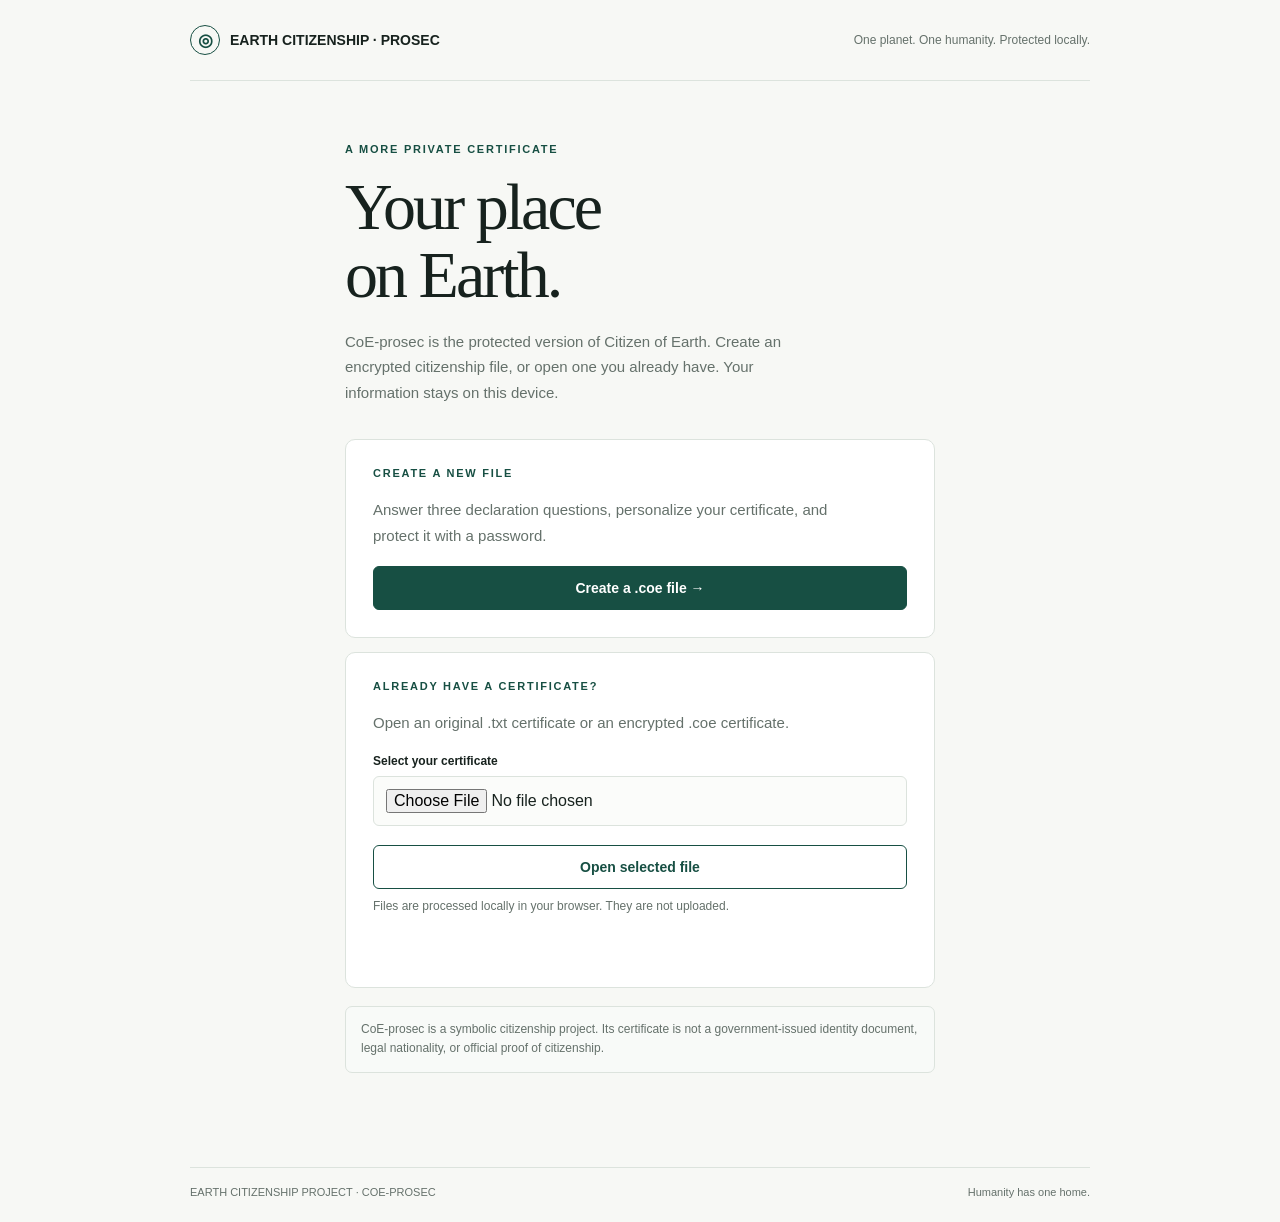
<file: index.html>
<!DOCTYPE html>
<html lang="en">
<head>
<meta charset="UTF-8">
<meta name="viewport" content="width=device-width, initial-scale=1">
<meta name="theme-color" content="#174f43">
<title>CoE-prosec | Citizen of Earth</title>
<style>
:root {
  --primary:#174f43;
  --secondary:#e8eee9;
  --bg:#f7f8f5;
  --ink:#17221e;
  --muted:#65716b;
  --line:#dce3dd;
  --serif:Georgia,"Times New Roman",serif;
  --sans:-apple-system,BlinkMacSystemFont,"Segoe UI",sans-serif;
}

* { box-sizing:border-box; }

body {
  margin:0;
  background:var(--bg);
  color:var(--ink);
  font-family:var(--sans);
}

#app {
  min-height:100vh;
  display:flex;
  flex-direction:column;
}

header,footer {
  width:min(100% - 48px,900px);
  margin:0 auto;
}

header {
  padding:25px 0;
  display:flex;
  align-items:center;
  justify-content:space-between;
  border-bottom:1px solid var(--line);
}

.brand {
  display:flex;
  align-items:center;
  gap:10px;
  font-size:14px;
  font-weight:700;
}

.brand-mark {
  width:30px;
  height:30px;
  border:1.5px solid var(--primary);
  border-radius:50%;
  display:grid;
  place-items:center;
  color:var(--primary);
  font-size:17px;
}

.header-note {
  font-size:12px;
  color:var(--muted);
}

main {
  width:min(100% - 40px,590px);
  margin:auto;
  padding:62px 0 76px;
  flex:1;
}

.eyebrow {
  color:var(--primary);
  font-size:11px;
  letter-spacing:.16em;
  text-transform:uppercase;
  font-weight:700;
  margin:0 0 18px;
}

h1 {
  font:500 clamp(42px,8vw,66px)/1.03 var(--serif);
  letter-spacing:-.045em;
  margin:0;
}

h2 {
  font:500 29px/1.2 var(--serif);
  margin:0 0 24px;
}

.intro {
  color:var(--muted);
  font-size:15px;
  line-height:1.7;
  max-width:460px;
  margin:20px 0 34px;
}

button {
  font:inherit;
  cursor:pointer;
  border-radius:6px;
  padding:13px 20px;
  border:1px solid var(--primary);
  font-size:14px;
  font-weight:650;
}

button:focus-visible,
input:focus-visible,
textarea:focus-visible {
  outline:3px solid #9bbeb0;
  outline-offset:3px;
}

button.primary {
  background:var(--primary);
  color:white;
}

button.secondary {
  background:transparent;
  color:var(--primary);
}

button:disabled {
  opacity:.55;
  cursor:wait;
}

.wide { width:100%; }
.hidden { display:none!important; }

.card {
  border:1px solid var(--line);
  border-radius:10px;
  padding:27px;
  background:white;
}

.progress {
  display:flex;
  gap:7px;
  margin:0 0 27px;
}

.progress span {
  height:3px;
  flex:1;
  background:var(--line);
  border-radius:4px;
}

.progress span.active {
  background:var(--primary);
}

.step {
  font-size:12px;
  color:var(--muted);
  margin:0 0 14px;
}

.actions {
  display:flex;
  gap:10px;
}

.actions button:first-child { flex:1; }

.field {
  display:block;
  text-align:left;
  margin:0 0 19px;
}

.field span {
  display:block;
  font-size:12px;
  font-weight:650;
  margin:0 0 8px;
}

.field input,
.field textarea {
  width:100%;
  border:1px solid var(--line);
  border-radius:6px;
  padding:12px;
  font:inherit;
  color:var(--ink);
  background:#fbfcfa;
}

.field textarea {
  min-height:105px;
  resize:vertical;
}

.hint {
  font-size:12px;
  color:var(--muted);
  line-height:1.6;
  margin:8px 0 0;
}

.notice {
  padding:13px 15px;
  border:1px solid var(--line);
  border-radius:7px;
  background:#f8faf8;
  color:var(--muted);
  font-size:12px;
  line-height:1.6;
  margin:18px 0;
}

.button-row {
  display:flex;
  gap:10px;
  flex-wrap:wrap;
  margin-top:16px;
}

.button-row button { flex:1; }

.result { text-align:center; }

.seal {
  width:104px;
  height:104px;
  border:1px solid var(--primary);
  border-radius:50%;
  margin:0 auto 25px;
  display:grid;
  place-items:center;
  color:var(--primary);
  font-size:45px;
}

.certificate {
  border:1px solid var(--primary);
  padding:26px 20px;
  margin:27px 0 20px;
  background:white;
  overflow-wrap:anywhere;
}

.certificate-label {
  font-size:10px;
  text-transform:uppercase;
  letter-spacing:.2em;
  color:var(--muted);
}

.certificate strong {
  display:block;
  font:500 28px var(--serif);
  margin:10px 0;
}

.certificate p {
  font-size:12px;
  color:var(--muted);
  line-height:1.6;
}

.private-id {
  font-family:monospace;
  font-size:11px!important;
  word-break:break-all;
}

.status {
  min-height:20px;
  font-size:12px;
  color:var(--muted);
  margin:12px 0;
}

.error { color:#a52b2b; }
.success-text { color:var(--primary); }

footer {
  padding:18px 0 24px;
  border-top:1px solid var(--line);
  color:var(--muted);
  font-size:11px;
  display:flex;
  justify-content:space-between;
  gap:12px;
}

@media(max-width:520px) {
  header,footer { width:calc(100% - 36px); }
  .header-note { display:none; }
  main { padding:48px 0 60px; }
  .card { padding:22px 18px; }
  footer { flex-direction:column; }
  .button-row { flex-direction:column; }
}

@media print {
  header,footer,.no-print { display:none!important; }
  body { background:white; }
  main { padding:20px 0; }
  .certificate { break-inside:avoid; }
}
</style>
</head>

<body>
<div id="app">

<header>
  <div class="brand">
    <span class="brand-mark">◎</span>
    <span>EARTH CITIZENSHIP · PROSEC</span>
  </div>
  <span class="header-note">One planet. One humanity. Protected locally.</span>
</header>

<main>

<section id="welcome">
  <p class="eyebrow">A more private certificate</p>
  <h1>Your place<br>on Earth.</h1>

  <p class="intro">
    CoE-prosec is the protected version of Citizen of Earth.
    Create an encrypted citizenship file, or open one you already have.
    Your information stays on this device.
  </p>

  <div class="card">
    <p class="eyebrow">Create a new file</p>
    <p class="intro" style="margin:0 0 18px">
      Answer three declaration questions, personalize your certificate,
      and protect it with a password.
    </p>
    <button class="primary wide" id="begin">
      Create a .coe file →
    </button>
  </div>

  <div class="card" style="margin-top:14px">
    <p class="eyebrow">Already have a certificate?</p>
    <p class="intro" style="margin:0 0 18px">
      Open an original .txt certificate or an encrypted .coe certificate.
    </p>

    <label class="field">
      <span>Select your certificate</span>
      <input id="file-open" type="file" accept=".coe,.txt,text/plain,application/json">
    </label>

    <button class="secondary wide" id="open-file">
      Open selected file
    </button>

    <p class="hint">
      Files are processed locally in your browser. They are not uploaded.
    </p>
    <p id="open-status" class="status" role="status"></p>
  </div>

  <div class="notice">
    CoE-prosec is a symbolic citizenship project. Its certificate is
    not a government-issued identity document, legal nationality,
    or official proof of citizenship.
  </div>
</section>

<section id="quiz" class="hidden" aria-live="polite">
  <p class="eyebrow">A simple declaration</p>

  <div class="progress">
    <span></span><span></span><span></span>
  </div>

  <div class="card">
    <p class="step" id="step">QUESTION 01 / 03</p>
    <h2 id="question">Are you human?</h2>

    <div class="actions">
      <button class="primary" id="yes">Yes</button>
      <button class="secondary" id="no">No</button>
    </div>
  </div>
</section>

<section id="details" class="hidden">
  <p class="eyebrow">Make it yours</p>
  <h1>Your certificate,<br>your key.</h1>

  <p class="intro">
    Add your details and choose a password. Your certificate
    will be encrypted before the .coe file is downloaded.
  </p>

  <form class="card" id="details-form">

    <label class="field">
      <span>Your name</span>
      <input id="citizen-name" maxlength="80" required
        placeholder="Name to appear on certificate">
    </label>

    <label class="field">
      <span>Your message to Earth</span>
      <textarea id="citizen-message" maxlength="1000" required
        placeholder="A promise, a hope, or a few words..."></textarea>
    </label>

    <label class="field">
      <span>Create a password</span>
      <input id="password" type="password" minlength="12"
        autocomplete="new-password" required
        placeholder="At least 12 characters">
    </label>

    <label class="field">
      <span>Confirm password</span>
      <input id="password-confirm" type="password" minlength="12"
        autocomplete="new-password" required
        placeholder="Enter the same password again">
    </label>

    <p class="hint">
      Your password is never stored in the file or sent anywhere.
      If you lose it, your certificate cannot be recovered.
    </p>

    <div class="notice">
      Encryption: AES-256-GCM.
      Key derivation: PBKDF2-SHA-256.
    </div>

    <button class="primary wide" type="submit" id="create-file">
      Encrypt and download .coe →
    </button>

    <p id="create-status" class="status" role="status"></p>
  </form>
</section>

<section id="unlock" class="hidden">
  <p class="eyebrow">Certificate security</p>
  <h1 id="unlock-title">Unlock<br>certificate.</h1>

  <p class="intro" id="unlock-description">
    Enter the password used when this .coe file was created.
  </p>

  <form class="card" id="unlock-form">

    <label class="field">
      <span id="unlock-label">Certificate password</span>
      <input id="unlock-password" type="password"
        autocomplete="current-password" required>
    </label>

    <p class="hint" id="unlock-hint"></p>

    <button class="primary wide" id="unlock-button" type="submit">
      Decrypt certificate →
    </button>

    <p id="unlock-status" class="status" role="status"></p>

    <button class="secondary wide" type="button" id="cancel-unlock">
      Cancel
    </button>
  </form>
</section>

<section id="opened" class="hidden result" aria-live="polite">
  <div class="seal">◎</div>
  <p class="eyebrow">Certificate opened</p>
  <h1>You belong<br>to Earth.</h1>

  <p class="intro" style="margin-left:auto;margin-right:auto">
    Your certificate has been successfully processed on this device.
  </p>

  <div class="certificate" id="opened-certificate">
    <span class="certificate-label">Certificate of belonging</span>
    <strong>Citizen of Earth</strong>
    <p id="opened-name"></p>
    <p id="opened-date"></p>
    <p id="opened-message"></p>
    <p class="private-id" id="opened-id"></p>
    <div id="opened-extra"></div>
  </div>

  <div class="button-row no-print">
    <button class="primary" id="print-certificate">Print certificate</button>
    <button class="secondary" id="back-home">Back to home</button>
  </div>

  <p class="hint">
    Your private ID is displayed only after successful processing.
  </p>
</section>

</main>

<footer>
  <span>EARTH CITIZENSHIP PROJECT · COE-PROSEC</span>
  <span>Humanity has one home.</span>
</footer>

</div>

<script>
"use strict";

const $ = id => document.getElementById(id);

const sections = [
  "welcome",
  "quiz",
  "details",
  "unlock",
  "opened"
];

function show(id) {
  sections.forEach(section => {
    $(section).classList.toggle("hidden", section !== id);
  });
}

function setStatus(id, message, kind = "") {
  const element = $(id);
  element.textContent = message;
  element.className = "status " + kind;
}

const questions = [
  "Are you human?",
  "Are you on Earth?",
  "Do you love humans and Earth?"
];

let questionIndex = 0;

function renderQuestion() {
  $("question").textContent = questions[questionIndex];
  $("step").textContent = `QUESTION 0${questionIndex + 1} / 03`;

  document.querySelectorAll(".progress span")
    .forEach((element, index) => {
      element.classList.toggle("active", index <= questionIndex);
    });
}

$("begin").addEventListener("click", () => {
  questionIndex = 0;
  renderQuestion();
  show("quiz");
});

$("yes").addEventListener("click", () => {
  questionIndex++;

  if (questionIndex === 3) {
    show("details");
  } else {
    renderQuestion();
  }
});

$("no").addEventListener("click", () => {
  show("welcome");
});

function randomBytes(length) {
  const bytes = new Uint8Array(length);
  crypto.getRandomValues(bytes);
  return bytes;
}

function toB64(bytes) {
  let binary = "";

  bytes.forEach(byte => {
    binary += String.fromCharCode(byte);
  });

  return btoa(binary);
}

function fromB64(value) {
  if (typeof value !== "string" || value.length > 150000) {
    throw new Error("Invalid encoded data.");
  }

  const binary = atob(value);

  return Uint8Array.from(
    binary,
    character => character.charCodeAt(0)
  );
}

async function deriveKey(password, salt, iterations) {
  const material = await crypto.subtle.importKey(
    "raw",
    new TextEncoder().encode(password),
    "PBKDF2",
    false,
    ["deriveKey"]
  );

  return crypto.subtle.deriveKey(
    {
      name: "PBKDF2",
      salt,
      iterations,
      hash: "SHA-256"
    },
    material,
    {
      name: "AES-GCM",
      length: 256
    },
    false,
    ["encrypt", "decrypt"]
  );
}

const FORMAT = "COE-PROSEC";
const VERSION = 1;
const ITERATIONS = 600000;

async function encryptCertificate(data, password) {
  const salt = randomBytes(16);
  const iv = randomBytes(12);

  const aad = new TextEncoder().encode(
    `${FORMAT}:${VERSION}`
  );

  const key = await deriveKey(password, salt, ITERATIONS);

  const plaintext = new TextEncoder().encode(
    JSON.stringify(data)
  );

  const ciphertext = await crypto.subtle.encrypt(
    {
      name: "AES-GCM",
      iv,
      additionalData: aad,
      tagLength: 128
    },
    key,
    plaintext
  );

  return {
    format: FORMAT,
    version: VERSION,
    kdf: "PBKDF2-SHA-256",
    iterations: ITERATIONS,
    cipher: "AES-256-GCM",
    salt: toB64(salt),
    iv: toB64(iv),
    payload: toB64(new Uint8Array(ciphertext))
  };
}

async function decryptCertificate(envelope, password) {
  if (
    !envelope ||
    envelope.format !== FORMAT ||
    envelope.version !== VERSION ||
    envelope.kdf !== "PBKDF2-SHA-256" ||
    envelope.cipher !== "AES-256-GCM"
  ) {
    throw new Error("Unsupported CoE-prosec file.");
  }

  if (
    !Number.isInteger(envelope.iterations) ||
    envelope.iterations < 100000 ||
    envelope.iterations > 2000000
  ) {
    throw new Error("Unsupported encryption settings.");
  }

  const salt = fromB64(envelope.salt);
  const iv = fromB64(envelope.iv);
  const payload = fromB64(envelope.payload);

  if (
    salt.length !== 16 ||
    iv.length !== 12 ||
    payload.length < 17 ||
    payload.length > 100000
  ) {
    throw new Error("Invalid or damaged certificate file.");
  }

  const key = await deriveKey(
    password,
    salt,
    envelope.iterations
  );

  const aad = new TextEncoder().encode(
    `${FORMAT}:${VERSION}`
  );

  const plaintext = await crypto.subtle.decrypt(
    {
      name: "AES-GCM",
      iv,
      additionalData: aad,
      tagLength: 128
    },
    key,
    payload
  );

  const data = JSON.parse(
    new TextDecoder().decode(plaintext)
  );

  if (
    !data ||
    typeof data.private_id !== "string" ||
    typeof data.name !== "string"
  ) {
    throw new Error("Invalid certificate contents.");
  }

  return data;
}

function parseLegacyCertificate(rawText) {
  let text = rawText
    .replace(/^\uFEFF/, "")
    .replace(/\r\n?/g, "\n")
    .trim();

  if (!text.includes("\n") && text.includes("\\n")) {
    text = text.replace(/\\n/g, "\n");
  }

  function getField(label) {
    const regex = new RegExp(
      "^\\s*" + label + "\\s*:\\s*(.*)$",
      "im"
    );

    return text.match(regex)?.[1]?.trim() || null;
  }

  const name = getField("Name");
  const id = getField("Citizenship ID");
  const date = getField("Date issued");

  const messageMatch = text.match(
    /Personal\s+message\s*:\s*([\s\S]*?)(?=\n\s*DECLARATION\b)/i
  );

  if (!name || !id || !date || !messageMatch) {
    throw new Error(
      "Could not recognize this certificate. Check that it contains Name, Citizenship ID, Date issued, and Personal message."
    );
  }

  const parsedDate = new Date(date);

  if (Number.isNaN(parsedDate.getTime())) {
    throw new Error("The certificate contains an invalid issue date.");
  }

  const declarationMatch = text.match(
    /DECLARATION\s*([\s\S]*?)(?=\n\s*This is a personal, symbolic certificate\.|\n\s*here are some famous quotes|\s*$)/i
  );

  return {
    name,
    private_id: id,
    issued_at: parsedDate.toISOString(),
    message: messageMatch[1].trim(),

    declaration: declarationMatch
      ? declarationMatch[1].trim()
      : "The holder affirms that they are human, are on Earth, and love humans and Earth.",

    original_text: text,
    imported_from: "Citizen of Earth TXT"
  };
}

function downloadCOE(envelope) {
  const blob = new Blob(
    [JSON.stringify(envelope, null, 2)],
    { type: "application/vnd.coe-prosec+json" }
  );

  const url = URL.createObjectURL(blob);
  const anchor = document.createElement("a");

  anchor.href = url;
  anchor.download = "citizen-of-earth.coe";

  document.body.appendChild(anchor);
  anchor.click();
  anchor.remove();

  setTimeout(() => URL.revokeObjectURL(url), 1000);
}

$("details-form").addEventListener("submit", async event => {
  event.preventDefault();

  const name = $("citizen-name").value.trim();
  const message = $("citizen-message").value.trim();
  const password = $("password").value;
  const confirmation = $("password-confirm").value;

  if (password.length < 12) {
    setStatus("create-status", "Your password must contain at least 12 characters.", "error");
    return;
  }

  if (password !== confirmation) {
    setStatus("create-status", "The passwords do not match.", "error");
    return;
  }

  if (!crypto.subtle) {
    setStatus("create-status", "Encryption is unavailable. Use HTTPS or localhost in a modern browser.", "error");
    return;
  }

  const button = $("create-file");
  button.disabled = true;

  setStatus("create-status", "Generating ID and encrypting certificate...");

  try {
    const data = {
      private_id: toB64(randomBytes(32)).replace(/=+$/, ""),
      name,
      message,
      issued_at: new Date().toISOString(),
      declaration: "The holder affirms that they are human, are on Earth, and love humans and Earth."
    };

    const envelope = await encryptCertificate(data, password);
    downloadCOE(envelope);

    setStatus("create-status", "Your encrypted .coe certificate has been created.", "success-text");

  } catch (error) {
    setStatus("create-status", "Could not create certificate: " + error.message, "error");
  } finally {
    button.disabled = false;
  }
});

let pendingEnvelope = null;
let legacyCertificate = null;

function prepareUnlock(isLegacy) {
  $("unlock-password").value = "";
  $("unlock-status").textContent = "";

  if (isLegacy) {
    $("unlock-title").textContent = "Protect your certificate.";
    $("unlock-description").textContent =
      "This is an original plain-text Citizen of Earth certificate. Choose a password to encrypt it into a .coe file.";

    $("unlock-label").textContent = "Create an encryption password";
    $("unlock-hint").textContent =
      "Use at least 12 characters. This password will protect the converted .coe file.";

    $("unlock-password").autocomplete = "new-password";
    $("unlock-button").textContent = "Encrypt and convert to .coe →";

  } else {
    $("unlock-title").textContent = "Unlock certificate.";
    $("unlock-description").textContent =
      "Enter the password used when this .coe file was created.";

    $("unlock-label").textContent = "Certificate password";
    $("unlock-hint").textContent =
      "Your password is processed locally and is never uploaded.";

    $("unlock-password").autocomplete = "current-password";
    $("unlock-button").textContent = "Decrypt certificate →";
  }

  show("unlock");
}

$("open-file").addEventListener("click", async () => {
  const file = $("file-open").files[0];

  if (!file) {
    setStatus("open-status", "Choose a certificate file first.", "error");
    return;
  }

  if (file.size > 150000) {
    setStatus("open-status", "This file exceeds the supported size limit.", "error");
    return;
  }

  try {
    const content = await file.text();
    const isTextFile = file.name.toLowerCase().endsWith(".txt");

    if (isTextFile) {
      legacyCertificate = parseLegacyCertificate(content);
      pendingEnvelope = null;
      prepareUnlock(true);
      return;
    }

    pendingEnvelope = JSON.parse(content);
    legacyCertificate = null;

    if (pendingEnvelope.format !== FORMAT) {
      throw new Error("Unsupported certificate format.");
    }

    prepareUnlock(false);

  } catch (error) {
    setStatus("open-status", error.message || "Could not read this certificate.", "error");
  }
});

$("unlock-form").addEventListener("submit", async event => {
  event.preventDefault();

  const password = $("unlock-password").value;
  const button = $("unlock-button");

  if (legacyCertificate && password.length < 12) {
    setStatus("unlock-status", "Choose a password with at least 12 characters.", "error");
    return;
  }

  if (!crypto.subtle) {
    setStatus("unlock-status", "Encryption is unavailable. Use HTTPS or localhost.", "error");
    return;
  }

  button.disabled = true;

  setStatus(
    "unlock-status",
    legacyCertificate
      ? "Encrypting your original certificate..."
      : "Decrypting certificate..."
  );

  try {
    let data;

    if (legacyCertificate) {
      data = legacyCertificate;

      const envelope = await encryptCertificate(data, password);
      downloadCOE(envelope);

      legacyCertificate = null;

    } else {
      data = await decryptCertificate(pendingEnvelope, password);
    }

    displayCertificate(data);

  } catch (error) {
    setStatus(
      "unlock-status",
      "Could not process certificate: " + error.message,
      "error"
    );
  } finally {
    button.disabled = false;
  }
});

function displayCertificate(data) {
  $("opened-name").textContent = "Granted to " + data.name;

  $("opened-date").textContent =
    "Date issued: " + new Date(data.issued_at).toLocaleDateString();

  $("opened-message").textContent = data.message || "";

  $("opened-id").textContent =
    "CITIZENSHIP ID · " + data.private_id;

  $("opened-extra").replaceChildren();

  if (data.declaration) {
    const declaration = document.createElement("p");
    declaration.textContent = "DECLARATION: " + data.declaration;
    $("opened-extra").appendChild(declaration);
  }

  if (data.original_text) {
    const note = document.createElement("p");
    note.textContent = "Imported from an original Citizen of Earth text certificate.";
    $("opened-extra").appendChild(note);
  }

  show("opened");
}

$("cancel-unlock").addEventListener("click", () => {
  pendingEnvelope = null;
  legacyCertificate = null;
  show("welcome");
});

$("back-home").addEventListener("click", () => {
  pendingEnvelope = null;
  legacyCertificate = null;
  show("welcome");
});

$("print-certificate").addEventListener("click", () => {
  window.print();
});
</script>

</body>
</html>
</file>
